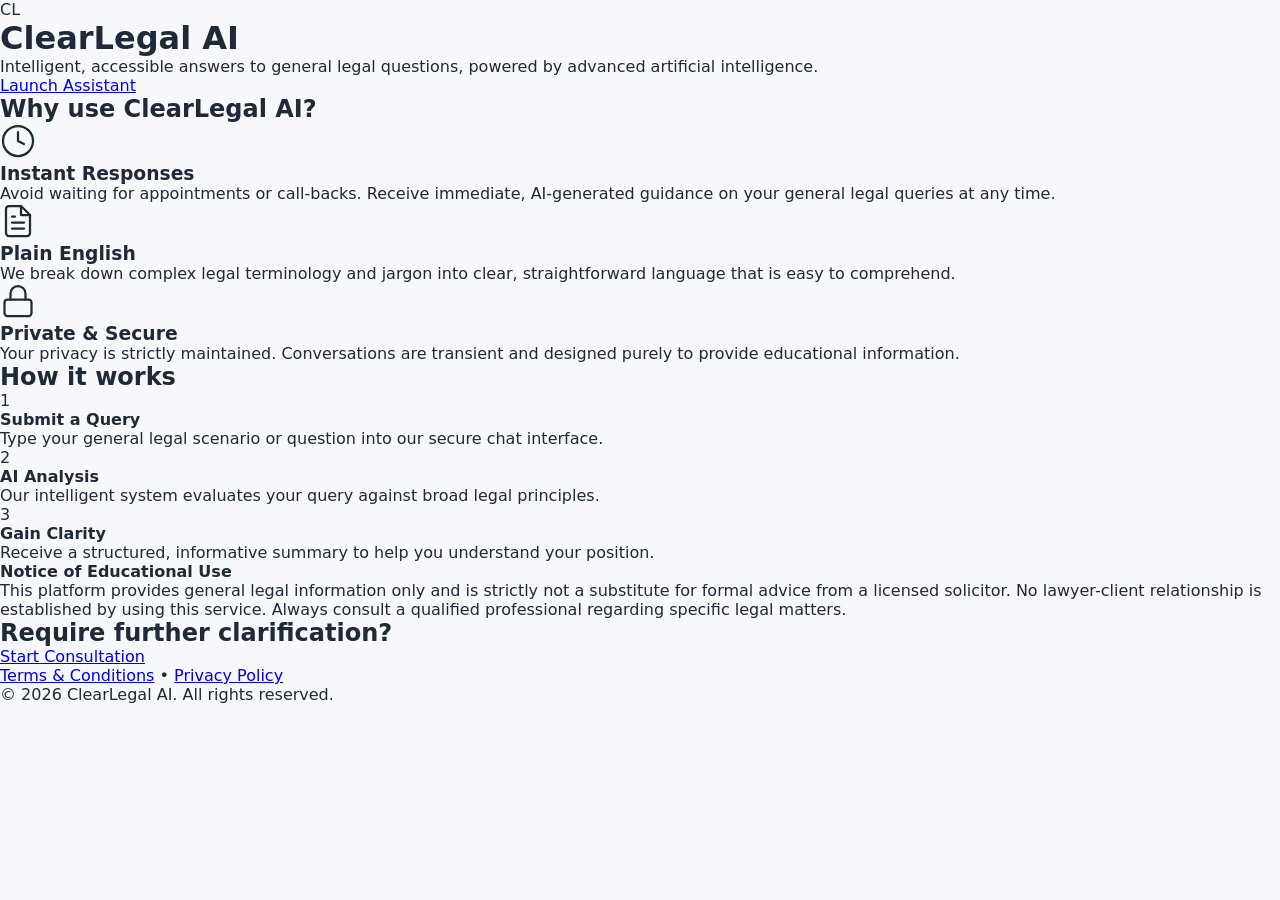
<file: templates/index.html>
<!DOCTYPE html>
<html lang="en">
<head>
    <meta charset="UTF-8">
    <meta name="viewport" content="width=device-width, initial-scale=1.0">
    <title>ClearLegal AI | Simplifying Legal Terminology</title>
    <link rel="stylesheet" href="/static/style.css">
</head>
<body>

<header class="hero">
    <div class="logo">
        <span class="logo-mark">CL</span>
    </div>
    <h1>ClearLegal AI</h1>
    <p class="subtitle">
        Intelligent, accessible answers to general legal questions, powered by advanced artificial intelligence.
    </p>
    <div class="hero-actions">
        <a href="/chat" class="button">Launch Assistant</a>
    </div>
</header>

<main>

    <!-- Features Section -->
    <section class="features-section">
        <h2 class="section-title">Why use ClearLegal AI?</h2>
        <div class="features-grid">
            <div class="feature-card">
                <div class="feature-icon">
                    <svg xmlns="http://www.w3.org/2000/svg" width="36" height="36" viewBox="0 0 24 24" fill="none" stroke="currentColor" stroke-width="1.5" stroke-linecap="round" stroke-linejoin="round">
                        <circle cx="12" cy="12" r="10"></circle>
                        <polyline points="12 6 12 12 16 14"></polyline>
                    </svg>
                </div>
                <h3>Instant Responses</h3>
                <p>Avoid waiting for appointments or call-backs. Receive immediate, AI-generated guidance on your general legal queries at any time.</p>
            </div>
            <div class="feature-card">
                <div class="feature-icon">
                    <svg xmlns="http://www.w3.org/2000/svg" width="36" height="36" viewBox="0 0 24 24" fill="none" stroke="currentColor" stroke-width="1.5" stroke-linecap="round" stroke-linejoin="round">
                        <path d="M14 2H6a2 2 0 0 0-2 2v16a2 2 0 0 0 2 2h12a2 2 0 0 0 2-2V8z"></path>
                        <polyline points="14 2 14 8 20 8"></polyline>
                        <line x1="16" y1="13" x2="8" y2="13"></line>
                        <line x1="16" y1="17" x2="8" y2="17"></line>
                        <polyline points="10 9 9 9 8 9"></polyline>
                    </svg>
                </div>
                <h3>Plain English</h3>
                <p>We break down complex legal terminology and jargon into clear, straightforward language that is easy to comprehend.</p>
            </div>
            <div class="feature-card">
                <div class="feature-icon">
                    <svg xmlns="http://www.w3.org/2000/svg" width="36" height="36" viewBox="0 0 24 24" fill="none" stroke="currentColor" stroke-width="1.5" stroke-linecap="round" stroke-linejoin="round">
                        <rect x="3" y="11" width="18" height="11" rx="2" ry="2"></rect>
                        <path d="M7 11V7a5 5 0 0 1 10 0v4"></path>
                    </svg>
                </div>
                <h3>Private & Secure</h3>
                <p>Your privacy is strictly maintained. Conversations are transient and designed purely to provide educational information.</p>
            </div>
        </div>
    </section>

    <!-- How it Works Section -->
    <section class="how-it-works">
        <h2 class="section-title">How it works</h2>
        <div class="steps-container">
            <div class="step">
                <div class="step-number">1</div>
                <h4>Submit a Query</h4>
                <p>Type your general legal scenario or question into our secure chat interface.</p>
            </div>
            <div class="step">
                <div class="step-number">2</div>
                <h4>AI Analysis</h4>
                <p>Our intelligent system evaluates your query against broad legal principles.</p>
            </div>
            <div class="step">
                <div class="step-number">3</div>
                <h4>Gain Clarity</h4>
                <p>Receive a structured, informative summary to help you understand your position.</p>
            </div>
        </div>
    </section>

    <!-- Disclaimer Section -->
    <section class="disclaimer">
        <strong>Notice of Educational Use</strong>
        <p>
            This platform provides general legal information only and is strictly not a substitute for formal advice from a licensed solicitor. No lawyer-client relationship is established by using this service. Always consult a qualified professional regarding specific legal matters.
        </p>
    </section>

    <!-- Final Call to Action -->
    <section class="action">
        <h2>Require further clarification?</h2>
        <a href="/chat" class="button">
            Start Consultation
        </a>
    </section>

</main>

<footer>
    <div class="footer-links">
        <a href="/terms">Terms & Conditions</a>
        <span>•</span>
        <a href="/terms#privacy">Privacy Policy</a>
    </div>
    <div class="footer-copyright">
        © 2026 ClearLegal AI. All rights reserved.
    </div>
</footer>

</body>
</html>
</file>
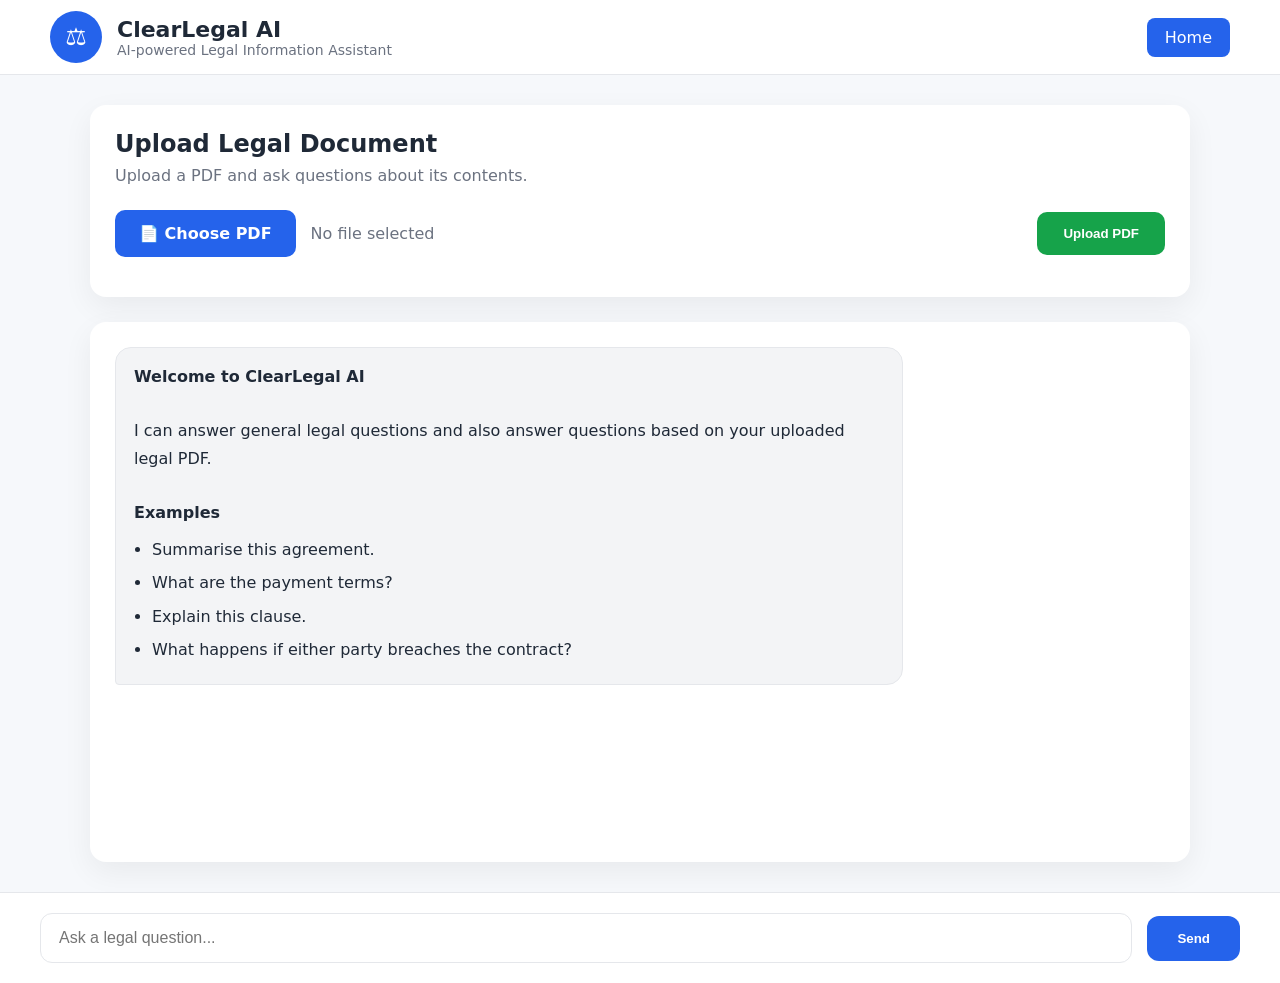
<file: templates/chatbot.html>
<!-- <!DOCTYPE html>
<html lang="en">

<head>

    <meta charset="UTF-8">
    <meta name="viewport" content="width=device-width, initial-scale=1.0">

    <title>ClearLegal AI</title>

    <link rel="stylesheet" href="/static/style.css">

</head>

<body>

<header class="chat-header">

    <div>
        <h2>ClearLegal AI</h2>
        <p>General Legal Information Assistant</p>
    </div>

    <a href="/">Home</a>

</header>

<main class="chat-page">

    <div class="upload-container">

        <input
            type="file"
            id="pdfFile"
            accept=".pdf"
        >

        <button id="uploadBtn">
            Upload PDF
        </button>

        <p id="uploadStatus"></p>

    </div>

    <div id="messages" class="messages">

        <div class="message bot">
            Hello! Upload a legal document or ask a legal question.
        </div>

    </div>

</main>

<footer class="chat-input">

    <input
        id="message"
        type="text"
        placeholder="Ask a legal question..."
    >

    <button id="send">
        Send
    </button>

</footer>

<script>

const messages = document.getElementById("messages");
const input = document.getElementById("message");
const send = document.getElementById("send");

const pdfFile = document.getElementById("pdfFile");
const uploadBtn = document.getElementById("uploadBtn");
const uploadStatus = document.getElementById("uploadStatus");

function addMessage(text, type) {

    const div = document.createElement("div");

    div.className = `message ${type}`;

    div.textContent = text;

    messages.appendChild(div);

    messages.scrollTop = messages.scrollHeight;

}

async function uploadPDF() {

    if (!pdfFile.files.length) {

        uploadStatus.textContent = "Please choose a PDF.";

        return;

    }

    const formData = new FormData();

    formData.append("file", pdfFile.files[0]);

    uploadStatus.textContent = "Uploading PDF...";

    try {

        const response = await fetch("/upload", {

            method: "POST",

            body: formData

        });

        const data = await response.json();

        uploadStatus.textContent = data.message;

        addMessage("Document uploaded successfully.", "bot");

    }

    catch {

        uploadStatus.textContent = "Upload failed.";

        addMessage("Unable to upload document.", "bot");

    }

}

async function sendMessage() {

    const text = input.value.trim();

    if (!text)
        return;

    addMessage(text, "user");

    input.value = "";

    try {

        const response = await fetch("/api/chat", {

            method: "POST",

            headers: {

                "Content-Type": "application/json"

            },

            body: JSON.stringify({

                message: text

            })

        });

        const data = await response.json();

        addMessage(data.reply, "bot");

    }

    catch {

        addMessage(
            "Unable to contact the server.",
            "bot"
        );

    }

}

uploadBtn.onclick = uploadPDF;

send.onclick = sendMessage;

input.addEventListener("keypress", (e) => {

    if (e.key === "Enter") {

        sendMessage();

    }

});

</script>

</body>

</html> -->



<!DOCTYPE html>
<html lang="en">

<head>

    <meta charset="UTF-8">
    <meta name="viewport" content="width=device-width, initial-scale=1.0">

    <title>ClearLegal AI</title>

    <link rel="stylesheet" href="/static/style.css">

</head>

<body>

<header class="chat-header">

    <div class="header-left">

        <div class="logo-circle">
            ⚖️
        </div>

        <div>

            <h2>ClearLegal AI</h2>

            <p>
                AI-powered Legal Information Assistant
            </p>

        </div>

    </div>

    <a href="/" class="home-btn">
        Home
    </a>

</header>

<main class="chat-page">

    <section class="upload-container">

        <h3>
            Upload Legal Document
        </h3>

        <p class="upload-subtitle">
            Upload a PDF and ask questions about its contents.
        </p>

        <div class="upload-card">

            <label
                for="pdfFile"
                class="choose-file-btn">

                📄 Choose PDF

            </label>

            <input
                id="pdfFile"
                type="file"
                accept=".pdf"
                hidden
            >

            <span id="fileName">
                No file selected
            </span>

            <button
                id="uploadBtn"
                type="button">

                Upload PDF

            </button>

        </div>

        <p id="uploadStatus"></p>

    </section>

    <section
        id="messages"
        class="messages">

        <div class="message bot">

            <strong>
                Welcome to ClearLegal AI
            </strong>

            <br><br>

            I can answer general legal questions
            and also answer questions based on
            your uploaded legal PDF.

            <br><br>

            <b>Examples</b>

            <ul>

                <li>
                    Summarise this agreement.
                </li>

                <li>
                    What are the payment terms?
                </li>

                <li>
                    Explain this clause.
                </li>

                <li>
                    What happens if either party breaches the contract?
                </li>

            </ul>

        </div>

    </section>

</main>

<footer class="chat-input">

    <input
        id="message"
        type="text"
        autocomplete="off"
        placeholder="Ask a legal question..."
    >

    <button
        id="send"
        type="button">

        Send

    </button>

</footer>

<script>

const messages = document.getElementById("messages");

const input = document.getElementById("message");

const send = document.getElementById("send");

const pdfFile = document.getElementById("pdfFile");

const uploadBtn = document.getElementById("uploadBtn");

const uploadStatus = document.getElementById("uploadStatus");

const fileName = document.getElementById("fileName");

pdfFile.addEventListener("change", () => {

    if (pdfFile.files.length) {

        fileName.textContent = pdfFile.files[0].name;

    }

    else {

        fileName.textContent = "No file selected";

    }

});

function addMessage(text, type) {

    const div = document.createElement("div");

    div.className = "message " + type;

    div.textContent = text;

    messages.appendChild(div);

    messages.scrollTop = messages.scrollHeight;

}

function showTyping() {

    const div = document.createElement("div");

    div.className = "message bot";

    div.id = "typing";

    div.textContent = "Thinking...";

    messages.appendChild(div);

    messages.scrollTop = messages.scrollHeight;

}

function removeTyping() {

    const typing = document.getElementById("typing");

    if (typing) {

        typing.remove();

    }

}
async function uploadPDF() {

    if (!pdfFile.files.length) {

        uploadStatus.textContent = "Please choose a PDF first.";

        return;

    }

    const formData = new FormData();

    formData.append("file", pdfFile.files[0]);

    uploadBtn.disabled = true;

    uploadStatus.textContent = "Uploading document...";

    try {

        const response = await fetch("/upload", {

            method: "POST",

            body: formData

        });

        const data = await response.json();

        uploadStatus.textContent = data.message;

        addMessage(
            "✅ Your document has been uploaded successfully.",
            "bot"
        );

    }

    catch (error) {

        uploadStatus.textContent = "Upload failed.";

        addMessage(
            "❌ Failed to upload the document.",
            "bot"
        );

    }

    uploadBtn.disabled = false;

}

async function sendMessage() {

    const text = input.value.trim();

    if (!text)
        return;

    addMessage(text, "user");

    input.value = "";

    showTyping();

    try {

        const response = await fetch("/api/chat", {

            method: "POST",

            headers: {

                "Content-Type": "application/json"

            },

            body: JSON.stringify({

                message: text

            })

        });

        const data = await response.json();

        removeTyping();

        addMessage(data.reply, "bot");

    }

    catch (error) {

        removeTyping();

        addMessage(
            "Unable to contact the server.",
            "bot"
        );

    }

}

uploadBtn.addEventListener("click", uploadPDF);

send.addEventListener("click", sendMessage);

input.addEventListener("keydown", function(e) {

    if (e.key === "Enter") {

        e.preventDefault();

        sendMessage();

    }

});

</script>

</body>

</html>
</file>
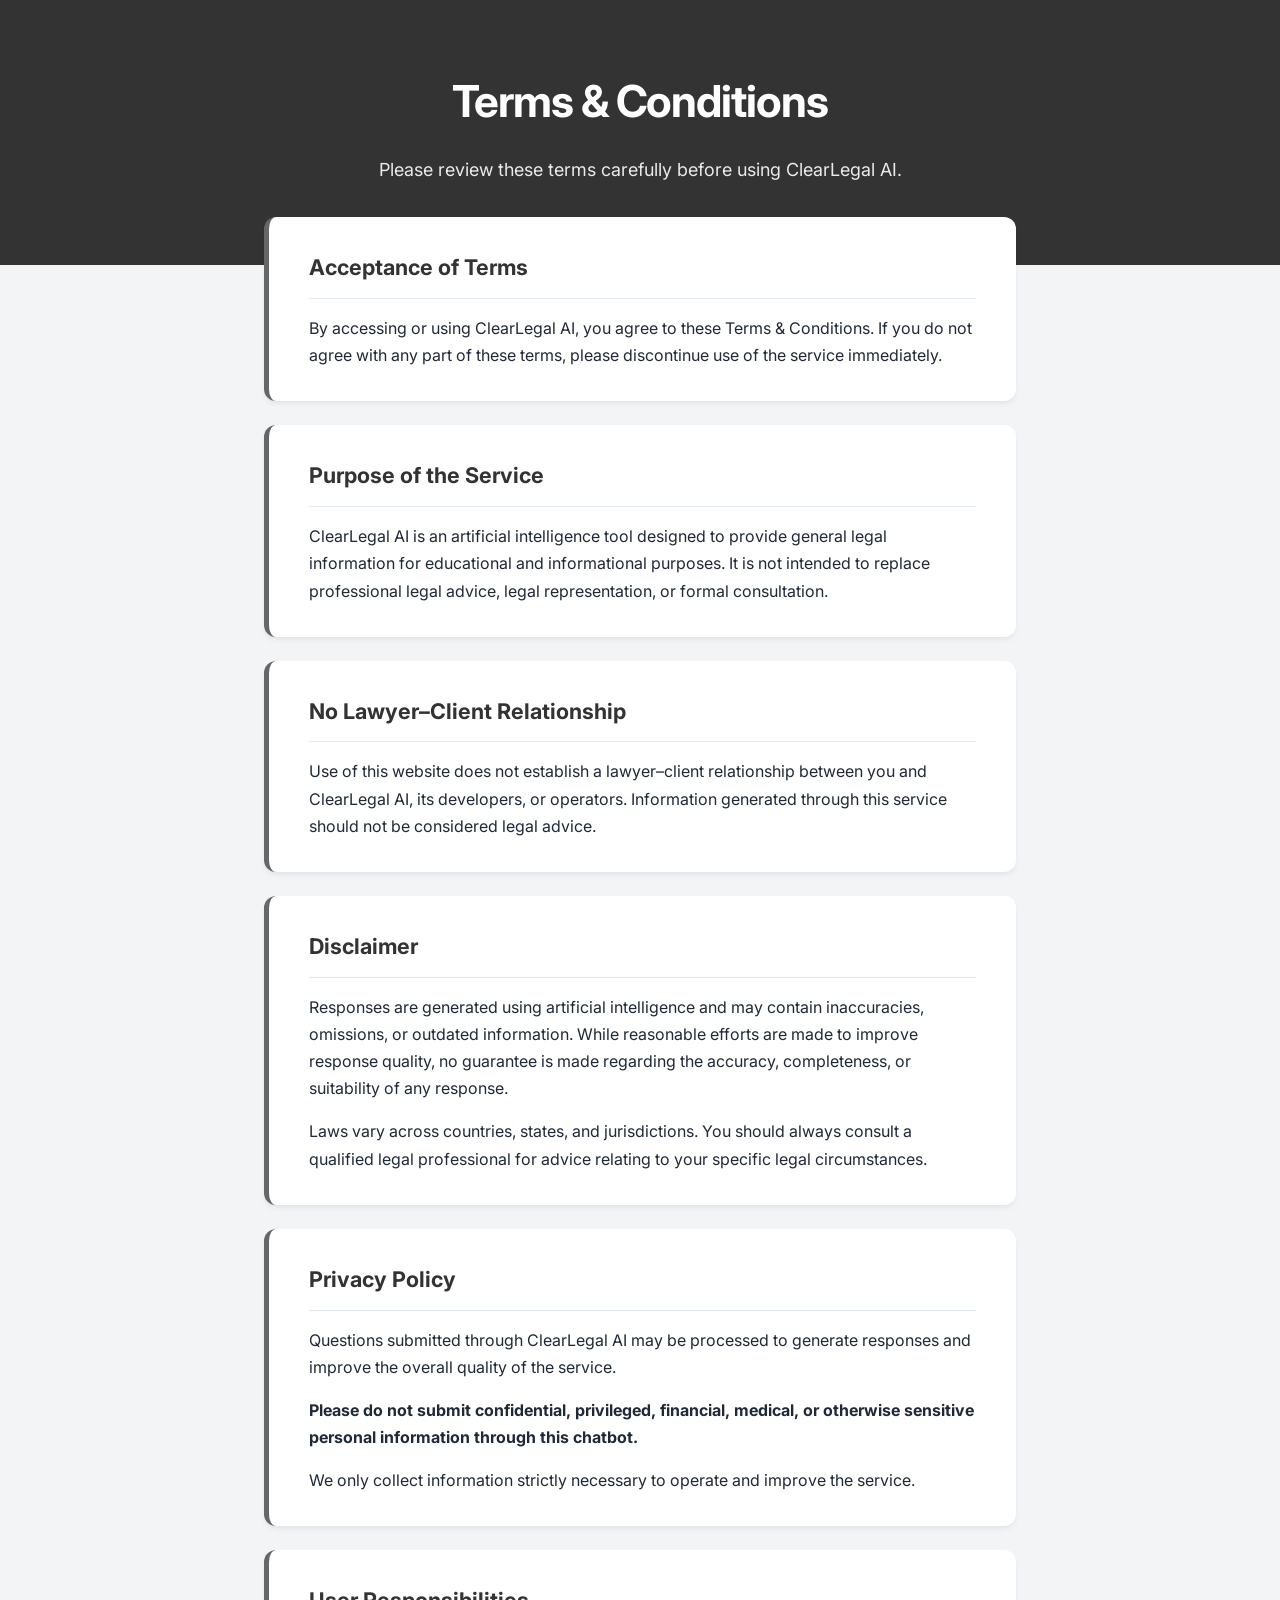
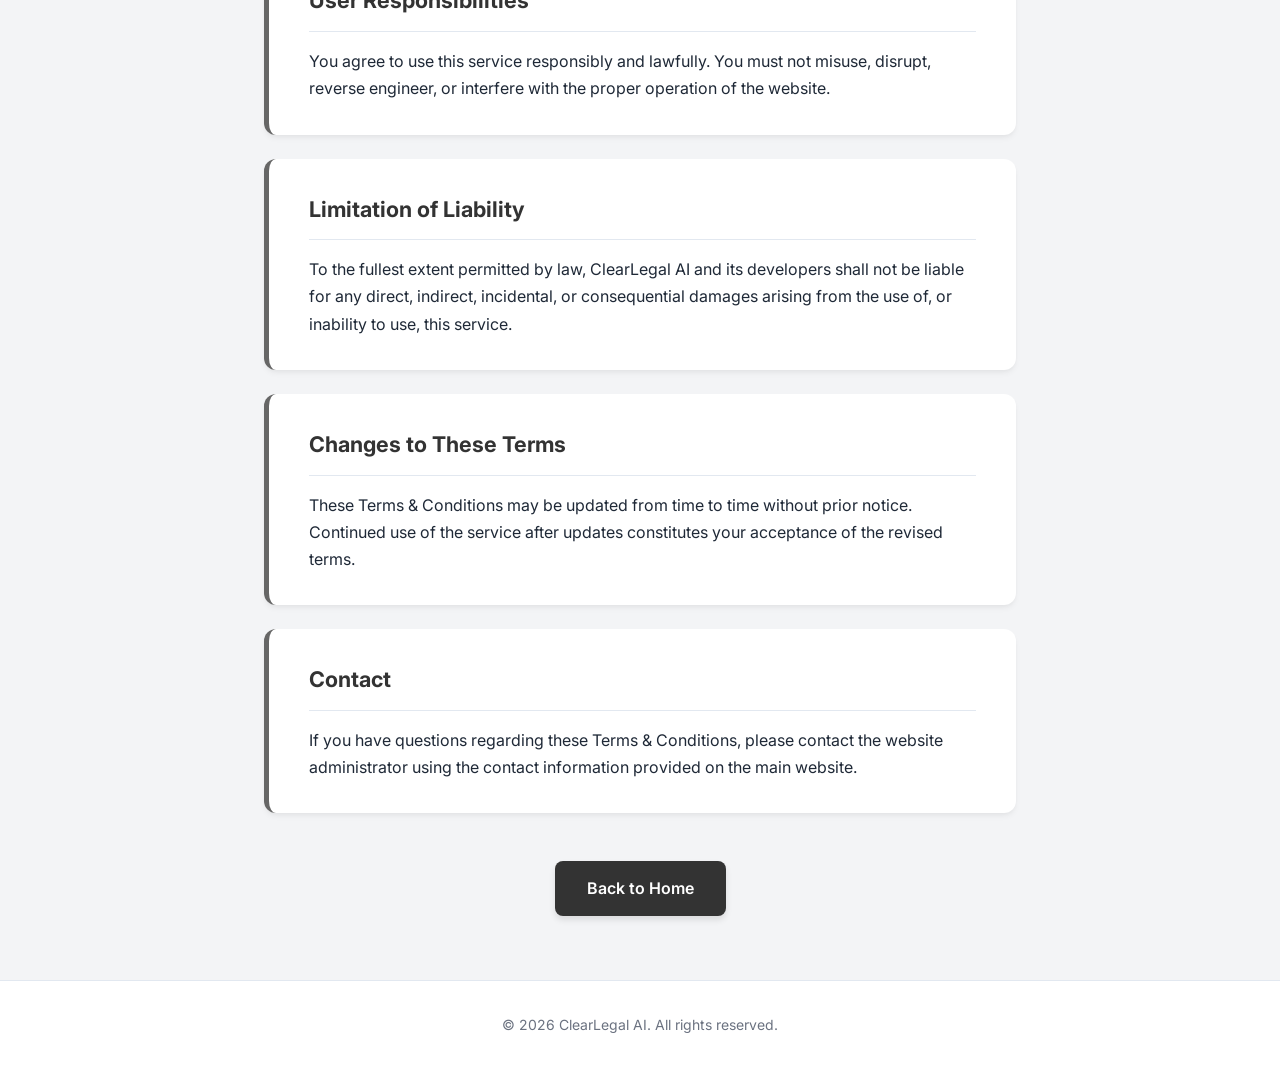
<file: templates/terms.html>
<!DOCTYPE html>
<html lang="en">
<head>
    <meta charset="UTF-8">
    <meta name="viewport" content="width=device-width, initial-scale=1.0">
    <title>Terms & Conditions | ClearLegal AI</title>
    <!-- Restored your original stylesheet link -->
    <link rel="stylesheet" href="/static/style.css">
    <!-- Importing a clean, modern font -->
    <link href="https://fonts.googleapis.com/css2?family=Inter:wght@300;400;600;700&display=swap" rel="stylesheet">
    
    <style>
        /* Base Styles - Update these variables with your previous colour theme */
        :root {
            --primary-colour: #333333; /* Placeholder for your previous primary colour */
            --secondary-colour: #666666; /* Placeholder for your previous secondary colour */
            --background-colour: #f3f4f6; /* Placeholder for your background colour */
            --card-bg: #ffffff; /* Placeholder for card backgrounds */
            --text-main: #1f2937; /* Placeholder for main text */
            --text-muted: #6b7280; /* Placeholder for muted text */
        }

        body {
            font-family: 'Inter', sans-serif;
            background-color: var(--background-colour);
            color: var(--text-main);
            line-height: 1.7;
            margin: 0;
            padding: 0;
            -webkit-font-smoothing: antialiased;
        }

        /* Hero Section */
        .terms-hero {
            background: var(--primary-colour);
            color: #ffffff;
            padding: 4rem 2rem 5rem 2rem;
            text-align: center;
        }

        .terms-hero h1 {
            margin: 0;
            font-size: 2.75rem;
            font-weight: 700;
            letter-spacing: -0.025em;
        }

        .terms-hero p {
            margin: 1rem auto 0;
            font-size: 1.125rem;
            max-width: 600px;
            opacity: 0.9;
        }

        /* Main Container */
        .terms-container {
            max-width: 800px;
            margin: -3rem auto 3rem auto;
            padding: 0 1.5rem;
            position: relative;
            z-index: 10;
        }

        /* Cards */
        .term-card {
            background-color: var(--card-bg);
            border-radius: 12px;
            padding: 2rem 2.5rem;
            margin-bottom: 1.5rem;
            box-shadow: 0 4px 6px -1px rgba(0, 0, 0, 0.05), 0 2px 4px -1px rgba(0, 0, 0, 0.03);
            border-left: 5px solid var(--secondary-colour);
            transition: transform 0.2s ease, box-shadow 0.2s ease;
        }

        .term-card:hover {
            transform: translateY(-2px);
            box-shadow: 0 10px 15px -3px rgba(0, 0, 0, 0.1), 0 4px 6px -2px rgba(0, 0, 0, 0.05);
        }

        .term-card h2 {
            color: var(--primary-colour);
            font-size: 1.35rem;
            margin-top: 0;
            margin-bottom: 1rem;
            padding-bottom: 0.75rem;
            border-bottom: 1px solid #e2e8f0;
        }

        .term-card p {
            margin-bottom: 1rem;
        }

        .term-card p:last-child {
            margin-bottom: 0;
        }

        /* Button */
        .back-home {
            text-align: center;
            margin: 3rem 0 1rem 0;
        }

        .back-home a {
            display: inline-block;
            background-color: var(--primary-colour);
            color: #ffffff;
            text-decoration: none;
            padding: 0.875rem 2rem;
            border-radius: 8px;
            font-weight: 600;
            transition: background-color 0.2s ease;
            box-shadow: 0 4px 6px rgba(0, 0, 0, 0.1);
        }

        .back-home a:hover {
            opacity: 0.9;
        }

        /* Footer */
        .terms-footer {
            text-align: center;
            padding: 2rem;
            color: var(--text-muted);
            font-size: 0.875rem;
            border-top: 1px solid #e2e8f0;
            background-color: var(--card-bg);
        }

        /* Responsive */
        @media (max-width: 600px) {
            .term-card {
                padding: 1.5rem;
            }
            .terms-hero {
                padding: 3rem 1rem 4rem 1rem;
            }
            .terms-hero h1 {
                font-size: 2.25rem;
            }
        }
    </style>
</head>
<body>

<header class="terms-hero">
    <div class="container">
        <h1>Terms & Conditions</h1>
        <p>Please review these terms carefully before using ClearLegal AI.</p>
    </div>
</header>

<main class="terms-container">

    <section class="term-card">
        <h2>Acceptance of Terms</h2>
        <p>
            By accessing or using ClearLegal AI, you agree to these Terms & Conditions.
            If you do not agree with any part of these terms, please discontinue use of the service immediately.
        </p>
    </section>

    <section class="term-card">
        <h2>Purpose of the Service</h2>
        <p>
            ClearLegal AI is an artificial intelligence tool designed to provide
            general legal information for educational and informational purposes.
            It is not intended to replace professional legal advice,
            legal representation, or formal consultation.
        </p>
    </section>

    <section class="term-card">
        <h2>No Lawyer–Client Relationship</h2>
        <p>
            Use of this website does not establish a lawyer–client relationship
            between you and ClearLegal AI, its developers, or operators.
            Information generated through this service should not be considered
            legal advice.
        </p>
    </section>

    <section class="term-card">
        <h2>Disclaimer</h2>
        <p>
            Responses are generated using artificial intelligence and may contain
            inaccuracies, omissions, or outdated information. While reasonable
            efforts are made to improve response quality, no guarantee is made
            regarding the accuracy, completeness, or suitability of any response.
        </p>
        <p>
            Laws vary across countries, states, and jurisdictions.
            You should always consult a qualified legal professional for advice
            relating to your specific legal circumstances.
        </p>
    </section>

    <section class="term-card" id="privacy">
        <h2>Privacy Policy</h2>
        <p>
            Questions submitted through ClearLegal AI may be processed to generate
            responses and improve the overall quality of the service.
        </p>
        <p>
            <strong>Please do not submit confidential, privileged, financial,
            medical, or otherwise sensitive personal information through
            this chatbot.</strong>
        </p>
        <p>
            We only collect information strictly necessary to operate and improve
            the service.
        </p>
    </section>

    <section class="term-card">
        <h2>User Responsibilities</h2>
        <p>
            You agree to use this service responsibly and lawfully.
            You must not misuse, disrupt, reverse engineer, or interfere
            with the proper operation of the website.
        </p>
    </section>

    <section class="term-card">
        <h2>Limitation of Liability</h2>
        <p>
            To the fullest extent permitted by law, ClearLegal AI and its
            developers shall not be liable for any direct, indirect,
            incidental, or consequential damages arising from the use of,
            or inability to use, this service.
        </p>
    </section>

    <section class="term-card">
        <h2>Changes to These Terms</h2>
        <p>
            These Terms & Conditions may be updated from time to time without
            prior notice. Continued use of the service after updates
            constitutes your acceptance of the revised terms.
        </p>
    </section>

    <section class="term-card">
        <h2>Contact</h2>
        <p>
            If you have questions regarding these Terms & Conditions,
            please contact the website administrator using the contact
            information provided on the main website.
        </p>
    </section>

    <div class="back-home">
        <a href="/">Back to Home</a>
    </div>

</main>

<footer class="terms-footer">
    © 2026 ClearLegal AI. All rights reserved.
</footer>

</body>
</html>
</file>
<file: static/style.css>
:root{
    --bg:#f6f8fb;
    --card:#ffffff;
    --primary:#2563eb;
    --primary-hover:#1d4ed8;
    --success:#16a34a;
    --text:#1f2937;
    --muted:#6b7280;
    --border:#e5e7eb;
    --bot:#f3f4f6;
}

*{
    margin:0;
    padding:0;
    box-sizing:border-box;
}

body{
    font-family:Inter,system-ui,sans-serif;
    background:var(--bg);
    color:var(--text);
    display:flex;
    flex-direction:column;
    min-height:100vh;
}

/* =========================
   Header
========================= */

.chat-header{
    height:75px;
    background:white;
    border-bottom:1px solid var(--border);
    display:flex;
    justify-content:space-between;
    align-items:center;
    padding:0 50px;
    position:sticky;
    top:0;
    z-index:100;
}

.header-left{
    display:flex;
    align-items:center;
    gap:15px;
}

.logo-circle{
    width:52px;
    height:52px;
    border-radius:50%;
    background:var(--primary);
    display:flex;
    justify-content:center;
    align-items:center;
    color:white;
    font-size:24px;
}

.chat-header h2{
    font-size:22px;
}

.chat-header p{
    color:var(--muted);
    font-size:14px;
}

.home-btn{
    text-decoration:none;
    background:var(--primary);
    color:white;
    padding:10px 18px;
    border-radius:8px;
    transition:.2s;
}

.home-btn:hover{
    background:var(--primary-hover);
}

/* =========================
   Main
========================= */

.chat-page{
    width:min(1100px,95%);
    margin:30px auto;
    flex:1;
}

/* =========================
   Upload Card
========================= */

.upload-container{
    background:white;
    border-radius:16px;
    padding:25px;
    box-shadow:0 10px 30px rgba(0,0,0,.06);
    margin-bottom:25px;
}

.upload-container h3{
    font-size:24px;
}

.upload-subtitle{
    margin-top:8px;
    color:var(--muted);
}

.upload-card{
    display:grid;
    grid-template-columns:auto 1fr auto;
    gap:15px;
    align-items:center;
    margin-top:25px;
}

.choose-file-btn{
    display:flex;
    align-items:center;
    justify-content:center;
    background:var(--primary);
    color:white;
    padding:14px 24px;
    border-radius:10px;
    cursor:pointer;
    font-weight:600;
    transition:.2s;
}

.choose-file-btn:hover{
    background:var(--primary-hover);
}

#fileName{
    color:var(--muted);
    overflow:hidden;
    white-space:nowrap;
    text-overflow:ellipsis;
}

#uploadBtn{
    background:var(--success);
    color:white;
    border:none;
    padding:14px 26px;
    border-radius:10px;
    cursor:pointer;
    font-weight:600;
    transition:.2s;
}

#uploadBtn:hover{
    transform:translateY(-2px);
}

#uploadBtn:disabled{
    opacity:.6;
    cursor:not-allowed;
}

#uploadStatus{
    margin-top:15px;
    font-size:14px;
    color:var(--success);
}

/* =========================
   Chat Window
========================= */

.messages{
    background:white;
    border-radius:16px;
    height:60vh;
    overflow-y:auto;
    padding:25px;
    box-shadow:0 10px 30px rgba(0,0,0,.06);

    display:flex;
    flex-direction:column;
    gap:18px;
}

.messages::-webkit-scrollbar{
    width:8px;
}

.messages::-webkit-scrollbar-thumb{
    background:#d1d5db;
    border-radius:20px;
}
/* =========================
   Chat Bubbles
========================= */

.message{
    max-width:75%;
    padding:15px 18px;
    border-radius:16px;
    line-height:1.7;
    word-break:break-word;
    animation:fadeIn .25s ease;
}

.message ul{
    margin-top:10px;
    padding-left:18px;
}

.message li{
    margin:6px 0;
}

.message.bot{
    align-self:flex-start;
    background:var(--bot);
    color:var(--text);
    border:1px solid var(--border);
    border-bottom-left-radius:4px;
}

.message.user{
    align-self:flex-end;
    background:var(--primary);
    color:white;
    border-bottom-right-radius:4px;
}

/* =========================
   Input Area
========================= */

.chat-input{
    background:white;
    border-top:1px solid var(--border);
    padding:20px 40px;

    display:flex;
    gap:15px;
    align-items:center;
}

.chat-input input{

    flex:1;

    border:1px solid var(--border);

    border-radius:12px;

    padding:15px 18px;

    font-size:16px;

    outline:none;

    transition:.2s;
}

.chat-input input:focus{

    border-color:var(--primary);

    box-shadow:0 0 0 4px rgba(37,99,235,.12);

}

#send{

    background:var(--primary);

    color:white;

    border:none;

    border-radius:12px;

    padding:15px 30px;

    cursor:pointer;

    font-weight:600;

    transition:.2s;
}

#send:hover{

    background:var(--primary-hover);

    transform:translateY(-2px);

}

#send:active{

    transform:scale(.98);

}

/* =========================
   Typing Bubble
========================= */

#typing{

    font-style:italic;

    opacity:.8;

}

/* =========================
   Animation
========================= */

@keyframes fadeIn{

    from{

        opacity:0;

        transform:translateY(10px);

    }

    to{

        opacity:1;

        transform:translateY(0);

    }

}

/* =========================
   Responsive
========================= */

@media(max-width:900px){

    .chat-header{

        padding:20px;

    }

    .chat-page{

        width:95%;

    }

    .upload-card{

        grid-template-columns:1fr;

    }

    .choose-file-btn{

        width:100%;

    }

    #uploadBtn{

        width:100%;

    }

    .chat-input{

        padding:15px;

    }

}

@media(max-width:650px){

    .chat-header{

        flex-direction:column;

        align-items:flex-start;

        gap:15px;

        height:auto;

        padding:20px;

    }

    .home-btn{

        width:100%;

        text-align:center;

    }

    .messages{

        height:55vh;

    }

    .message{

        max-width:90%;

    }

    .chat-input{

        flex-direction:column;

    }

    .chat-input input{

        width:100%;

    }

    #send{

        width:100%;

    }

}
</file>
